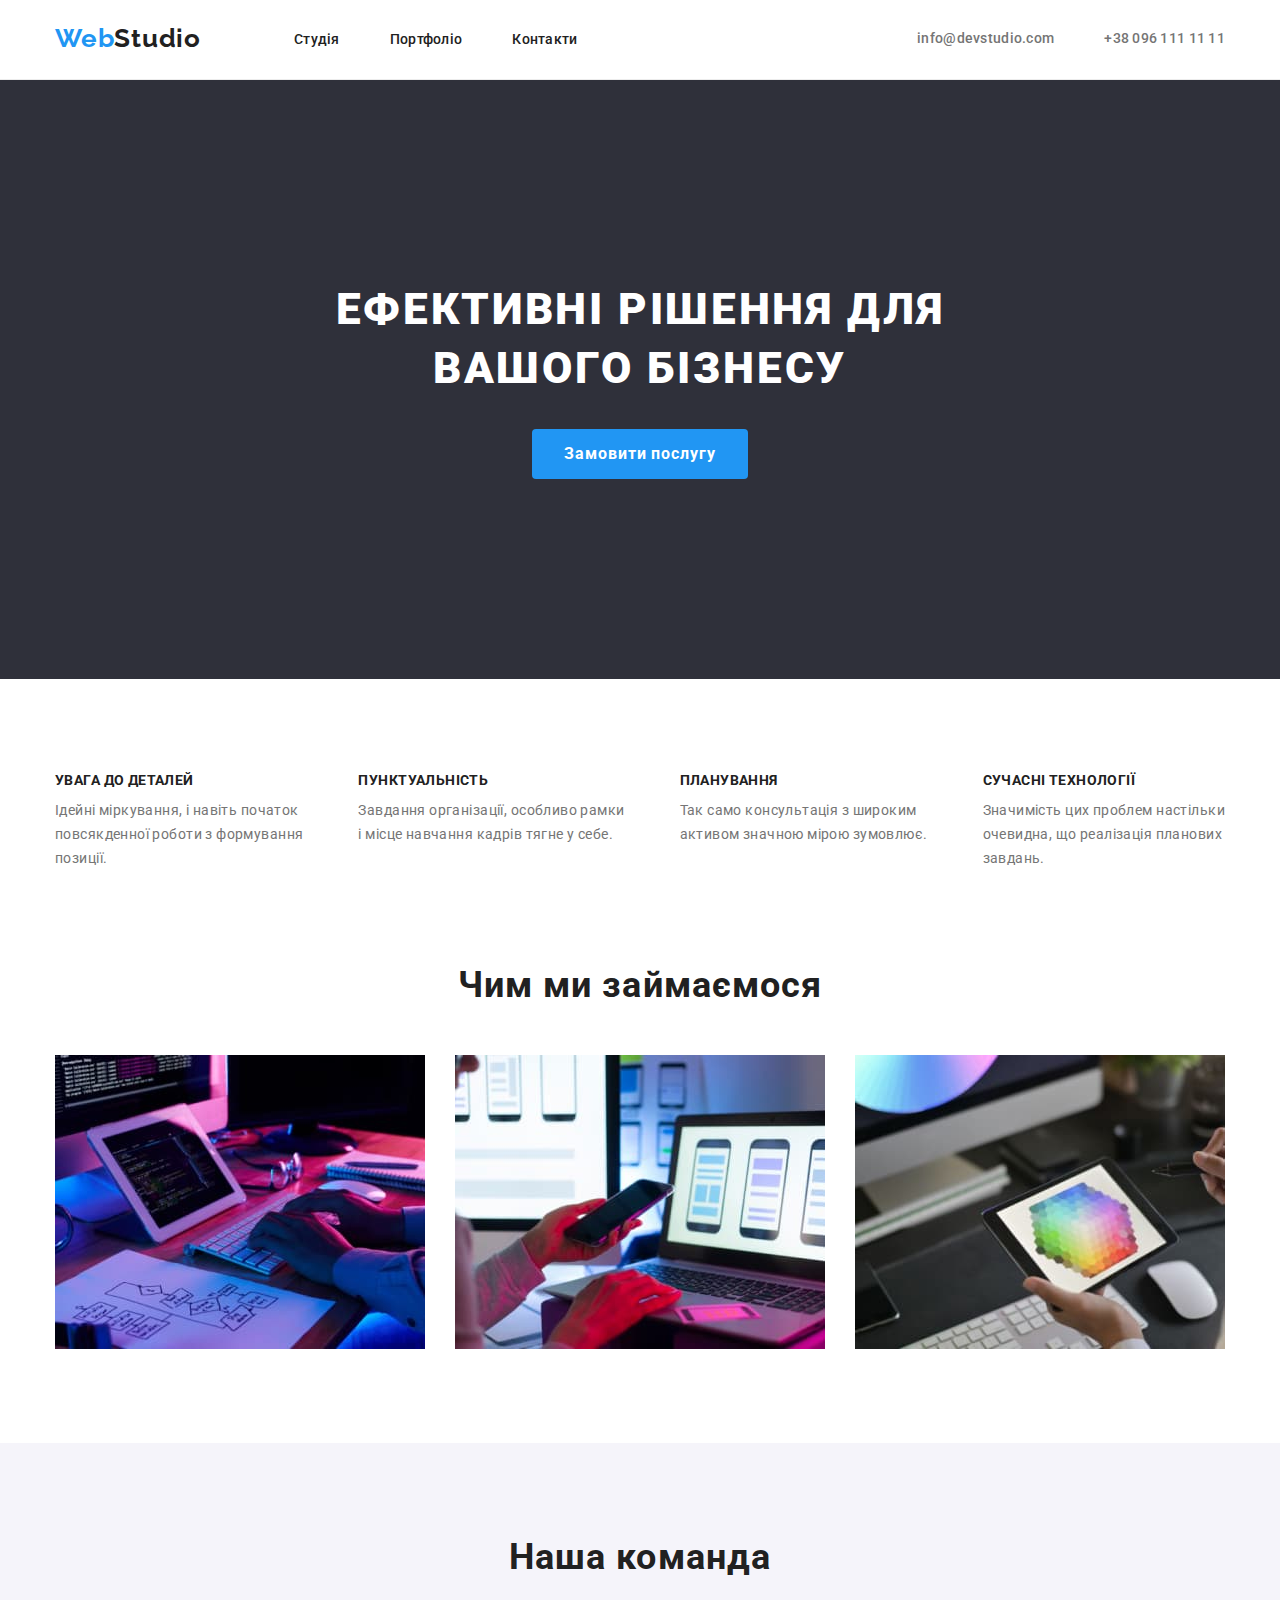
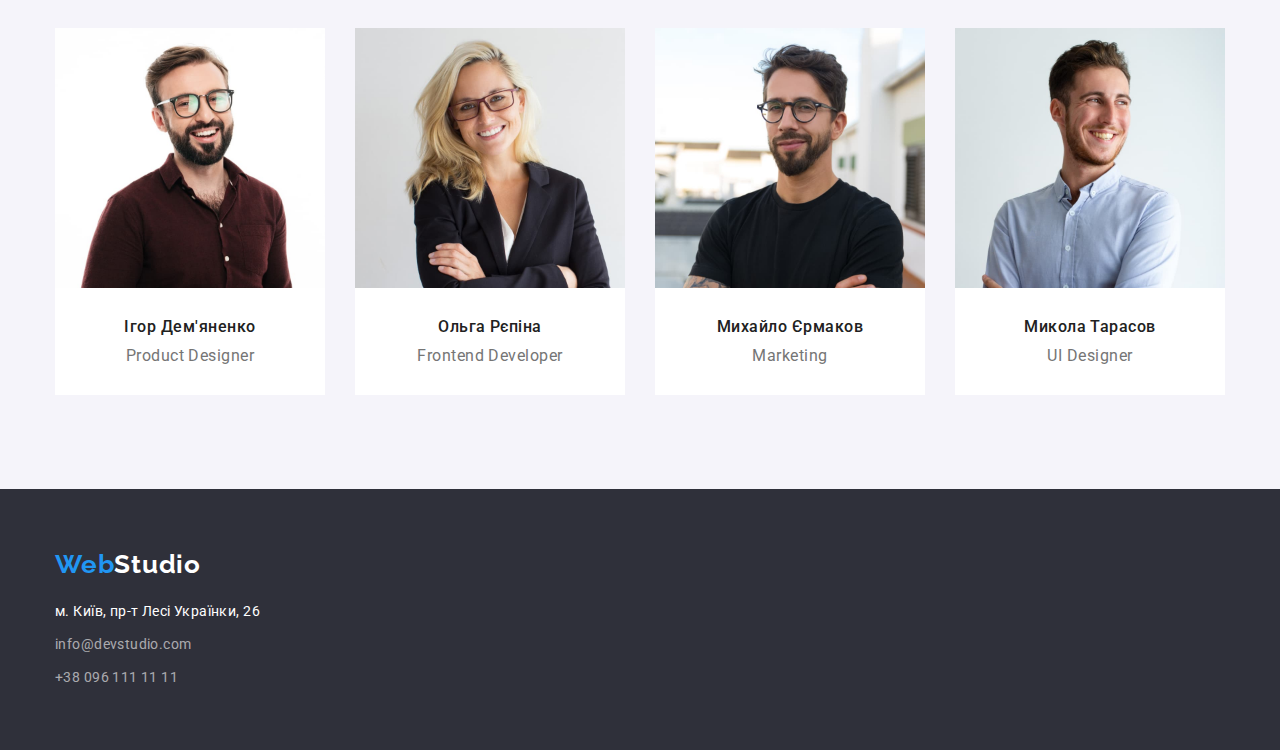
<file: index.html>
<!DOCTYPE html>
<html lang="uk">
<head>
    <meta charset="UTF-8">
    <meta http-equiv="X-UA-Compatible" content="IE=edge">
    <meta name="viewport" content="width=device-width, initial-scale=1.0">
    <link rel="preconnect" href="https://fonts.googleapis.com">
    <link rel="preconnect" href="https://fonts.gstatic.com" crossorigin>
    <link href="https://fonts.googleapis.com/css2?family=Montserrat:wght@400;700&family=Raleway:wght@700&family=Roboto:wght@400;500;700;900&display=swap" rel="stylesheet">
    <link rel="stylesheet" href="https://cdnjs.cloudflare.com/ajax/libs/modern-normalize/1.1.0/modern-normalize.min.css" integrity="sha512-wpPYUAdjBVSE4KJnH1VR1HeZfpl1ub8YT/NKx4PuQ5NmX2tKuGu6U/JRp5y+Y8XG2tV+wKQpNHVUX03MfMFn9Q==" crossorigin="anonymous" referrerpolicy="no-referrer" /><link rel="stylesheet" href="./css/styles.css">
   
    <title>Main</title>
</head>
<body>
    <header class="header">
        
        <div class="container header-container">
    
          <a class="logo" href="./index.html"> <span class="web"> Web</span>Studio </a>
          <nav class="navigation">
              <ul class="header-nav">
                  <li><a class="header-nav-link" href="./index.html">Студія</a></li>
                  <li><a class="header-nav-link" href="./portfolio.html">Портфоліо</a></li>
                  <li"><a class="header-nav-link"href="#">Контакти</a></li>
              </ul>
          </nav>
          <a class="contact" href="info@devstudio.com">info@devstudio.com</a>
          <a class="contact left-contact" href="tel:+380961111111"> +38 096 111 11 11</a>
          </div>
      </header>

    <main>
            
            <section class="hero">
                <div class="container hero-container ">
                
                <h1 class="main-title">Ефективні рішення для <br/> вашого бізнесу</h1>
                <button class="button" type="button">Замовити послугу</button>
                     
                </div>
            </section>
       

    
        <section class="description-container">

            <div class="container ">

            <h2 class="hide">Description</h2>
            <ul class="description" >
                <li >
                    <h3 class="third-header">УВАГА ДО ДЕТАЛЕЙ</h3>
                    <p class="description-paragraph">Ідейні міркування, і навіть початок <br/> повсякденної роботи з формування<br/>  позиції.</p>
                </li>
                <li >
                    <h3 class="third-header">ПУНКТУАЛЬНІСТЬ</h3>
                    <p class="description-paragraph">Завдання організації, особливо рамки <br/> і місце навчання кадрів тягне у себе.</p>
                </li>
                <li >
                    <h3 class="third-header">ПЛАНУВАННЯ</h3>
                    <p class="description-paragraph">Так само консультація з широким <br/> активом значною мірою зумовлює.</p>
                </li>
                <li >
                    <h3 class="third-header">СУЧАСНІ ТЕХНОЛОГІЇ</h3>
                    <p class="description-paragraph">Значимість цих проблем настільки <br/> очевидна, що реалізація планових<br/>  завдань.</p>
                </li>
            </ul>
            </div>
        </section>

        <section class="image-container">
            <div class="container ">
            <h2 class="title-h">Чим ми займаємося</h2>
           
            <ul class="images">
                <li>
                    <img src="./images/box1.jpg" width="370" height="294" alt="Зображення 1 ">
                </li>
               <li>
                    <img src="./images/box2.jpg" width="370" height="294" alt="Зображення 2">
                </li>
                <li aria-colspan="images-item">
                    <img src="./images/box3.jpg" width="370" height="294" alt="Зображення 3">
                </li>
            </ul>
             </div>
        </section>

        <section class="workers-list-common">
               <div class="container ">
                <h2 class="title-section">Наша команда</h2>
                
                <ul class="workers-list">
                    <li  class="section-title-item">
                        <img src="./images/ІгорДем'яненко.jpg" width="270" height="260"  alt="Ігор Дем'яненко"> 
                        <div class="workers-div">
                            <h3 class="third-headerworkers" >Ігор Дем'яненко</h3> 
                            <p  class="job-title">Product Designer</p>
                        </div>
                    </li>
                    <li class="section-title-item">
                        <img src="./images/ОльгаРєпіна.jpg" width="270" height="260" alt="Ольга Рєпіна"> 
                        <div class="workers-div">
                            <h3 class="third-headerworkers"> Ольга Рєпіна </h3> 
                            <p class="job-title">Frontend Developer</p>
                        </div>
                    </li>
                    <li class="section-title-item">
                        <img src="./images/МихайлоЄрмаков.jpg" width="270" height="260" alt="Михайло Єрмаков"> 
                        <div class="workers-div">
                            <h3 class="third-headerworkers">Михайло Єрмаков</h3> 
                            <p class="job-title">Marketing</p>
                        </div>
                    </li>
                    <li class="section-title-item">
                        <img src="./images/МиколаТарасов.jpg" width="270" height="260" alt="Микола Тарасов"> 
                        <div class="workers-div">
                            <h3 class="third-headerworkers">Микола Тарасов</h3> 
                            <p class="job-title">UI Designer</p>
                        </div>
                    </li>
                </ul>
            </div>
        </section>

    </main>


    <footer class="footer">
        <div class="container footer-container">

            <div class="footer-mainel">
        <a class="logo-footer" href="./index.html"> <span class="web"> Web</span>Studio </a>
        </a>
        <address>
            <ul class="list-footer">
                <li class="li-footer"><a class="footer-link" href="https://goo.gl/maps/dULKnx9jMumqCidh6" target="_blank" rel="noopener noreferrer" class="white">м. Київ, пр-т Лесі Українки, 26</a>
                </li>
                <li class="li-footer"><a class="footer-contact" href="info@devstudio.com">info@devstudio.com</a>
                </li>
                <li class="li-footer"><a class="footer-contact" href="tel:+380961111111"> +38 096 111 11 11</a>
                </li>
            </ul>
        </address>
       </div>

         </div> 
    </footer>
    
</body>
</html>
</file>
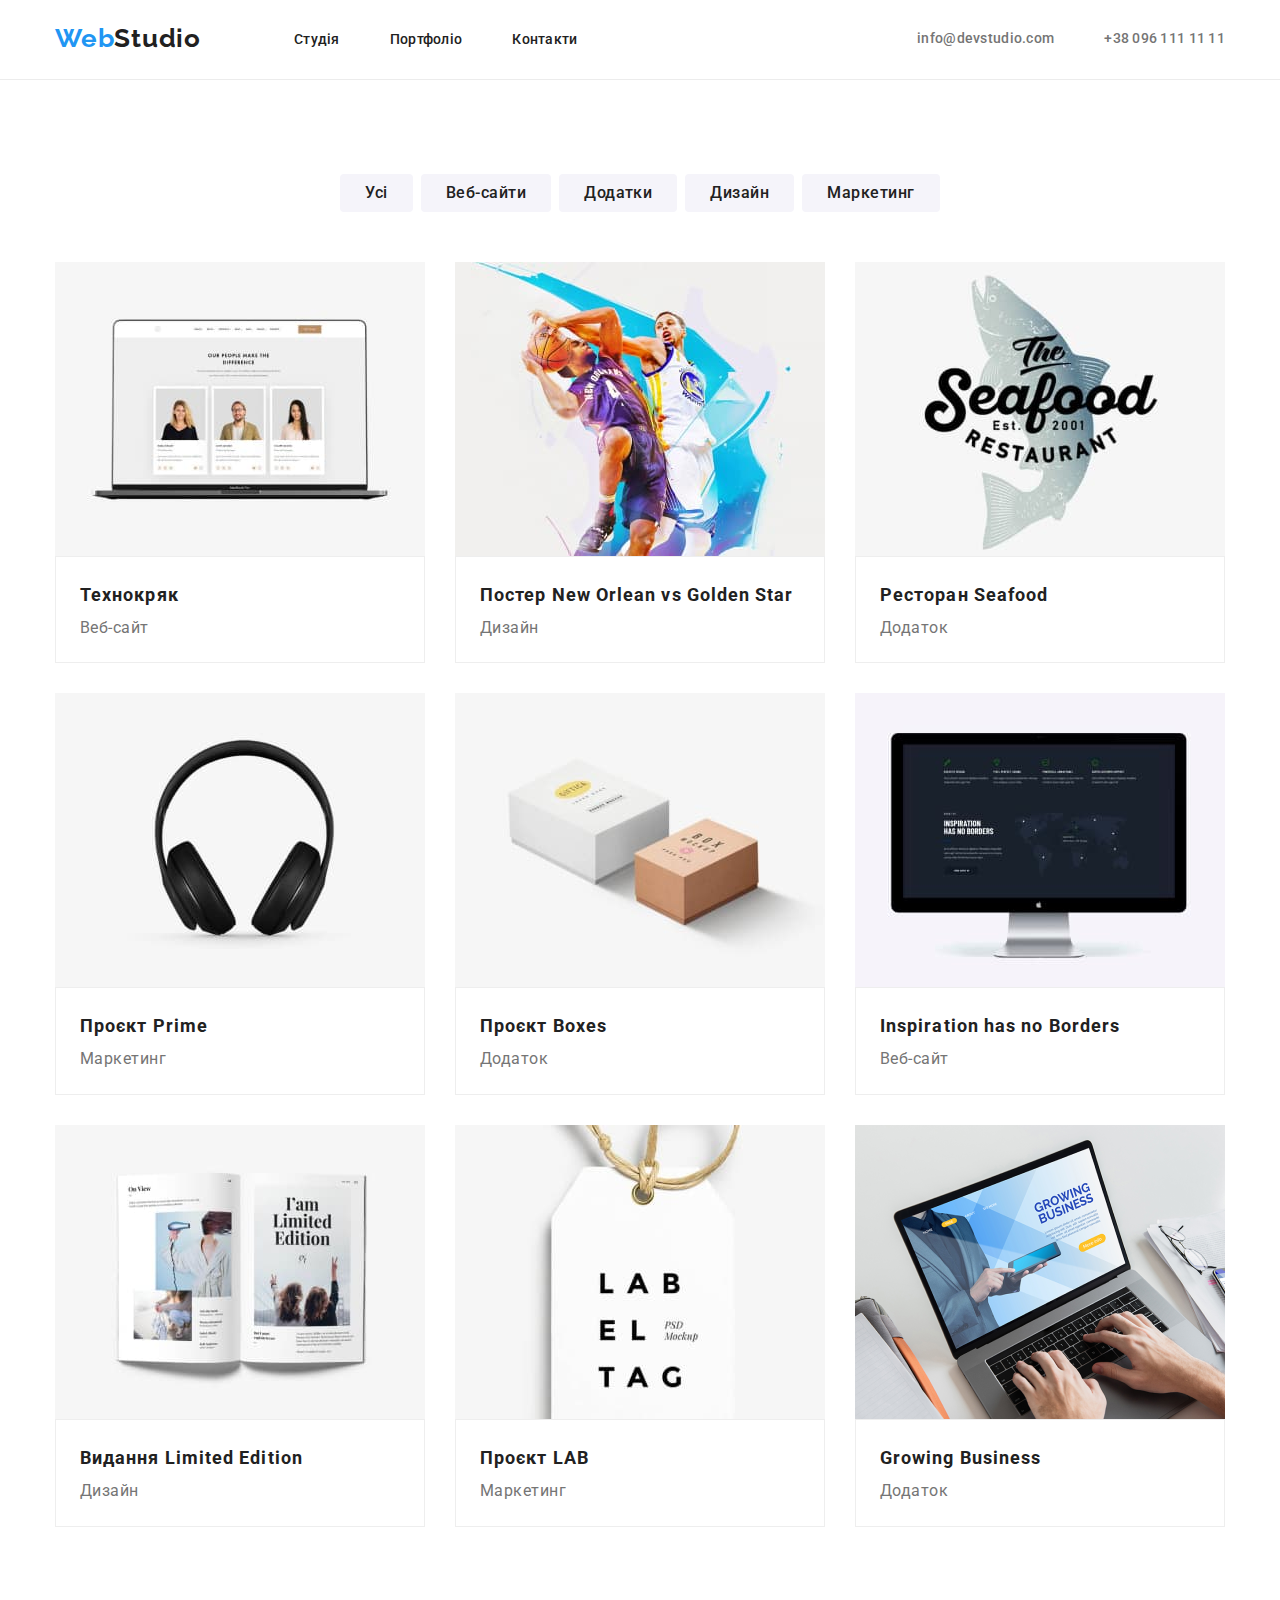
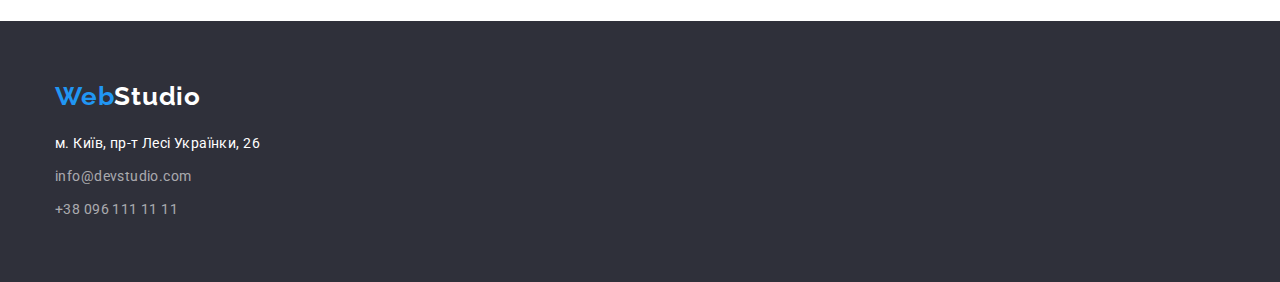
<file: portfolio.html>
<!DOCTYPE html>
<html lang="uk">
<head>
    <meta charset="UTF-8">
    <meta http-equiv="X-UA-Compatible" content="IE=edge">
    <meta name="viewport" content="width=device-width, initial-scale=1.0">
    <link rel="preconnect" href="https://fonts.googleapis.com">
    <link rel="preconnect" href="https://fonts.gstatic.com" crossorigin>
    <link href="https://fonts.googleapis.com/css2?family=Montserrat:wght@400;700&family=Raleway:wght@700&family=Roboto:wght@400;500;700;900&display=swap" rel="stylesheet">
    <link rel="stylesheet" href="https://cdnjs.cloudflare.com/ajax/libs/modern-normalize/1.1.0/modern-normalize.min.css" integrity="sha512-wpPYUAdjBVSE4KJnH1VR1HeZfpl1ub8YT/NKx4PuQ5NmX2tKuGu6U/JRp5y+Y8XG2tV+wKQpNHVUX03MfMFn9Q==" crossorigin="anonymous" referrerpolicy="no-referrer" /><link rel="stylesheet" href="./css/styles.css">
  
    <title>Portfolio</title>
</head>
<body>
  <header class="header">
        
    <div class="container header-container">

      <a class="logo" href="./index.html"> <span class="web"> Web</span>Studio </a>
      <nav class="navigation">
          <ul class="header-nav">
              <li><a class="header-nav-link" href="./index.html">Студія</a></li>
              <li><a class="header-nav-link" href="./portfolio.html">Портфоліо</a></li>
              <li"><a class="header-nav-link"href="#">Контакти</a></li>
          </ul>
      </nav>
      <a class="contact" href="info@devstudio.com">info@devstudio.com</a>
      <a class="contact left-contact" href="tel:+380961111111"> +38 096 111 11 11</a>
      </div>
  </header>
 

    <main>
        <section class="portfolio-container container-style">
          <div class="container ">
           <ul class="button-portfolio-list">
            <li><button class="button-portfolio" type="button">Усі</button></li>
            <li><button class="button-portfolio" type="button">Веб-сайти</button></li>
            <li><button class="button-portfolio" type="button">Додатки</button></li>
            <li><button class="button-portfolio" type="button">Дизайн</button></li>
            <li><button class="button-portfolio" type="button">Маркетинг</button></li>
           </ul>
       
          
            <h1 class="hide-gallery">Gallery</h1>
            
               <ul class="gallery-list" >
                  <li  class="list-item"> <a href="#">
                    <img src="./images/img1.jpg" width ="370" height="294" alt="Зображення1">
                  <div class="image-capture">
                      <h2 class="gallery-header">Технокряк</h2>
                    <p class="gallery-paragraph">Веб-сайт</p>
                  </div>
                  </a>
                  </li>
                  
                  <li class="list-item">  <a href="#">
                    <img src="./images/img2.jpg" width="370" height="294" alt="Зображення2">
                    <div class="image-capture">
                    <h2 class="gallery-header">Постер New Orlean vs Golden Star</h2>
                    <p class="gallery-paragraph">Дизайн</p>
                  </div>
                  </a>   
                  </li>

                  <li class="list-item" > <a href="#">
                    <img src="./images/img3.jpg" width="370" height="294" alt="Зображення3">
                    <div class="image-capture">
                    <h2 class="gallery-header">Ресторан Seafood</h2>
                    <p class="gallery-paragraph">Додаток</p>
                  </div>
                  </a>
                  </li>

                  <li class="list-item" > <a href="#">
                    <img src="./images/img4.jpg"  width="370" height="294" alt="Зображення4">
                    <div class="image-capture">
                    <h2 class="gallery-header" >Проєкт Prime</h2>
                    <p class="gallery-paragraph">Маркетинг</p>
                  </div>
                  </a>
                  </li>

                  <li class="list-item" ><a href="#">
                    <img src="./images/img5.jpg" width="370" height="294" alt="Зображення5">
                    <div class="image-capture">
                    <h2 class="gallery-header">Проєкт Boxes</h2>
                    <p class="gallery-paragraph">Додаток</p>
                  </div>
                  </a>
                  </li>

                  <li  class="list-item"> <a href="#">
                    <img src="./images/img6.jpg" width="370" height="294" alt="Зображення6">
                    <div class="image-capture">
                    <h2 class="gallery-header">Inspiration has no Borders</h2>
                    <p class="gallery-paragraph">Веб-сайт</p>
                  </div>
                  </a>
                  </li>

                  <li class="list-item"> <a href="#">
                    <img src="./images/img7.jpg" width="370" height="294" alt="Зображення7">
                    <div class="image-capture">
                    <h2 class="gallery-header">Видання Limited Edition</h2>
                    <p class="gallery-paragraph">Дизайн</p>
                  </div>
                  </a>
                  </li>

                  <li class="list-item"> <a href="#">
                    <img src="./images/img8.jpg" width="370" height="294" alt="Зображення8">
                    <div class="image-capture">
                      <h2 class="gallery-header">Проєкт LAB</h2>
                    <p class="gallery-paragraph">Маркетинг</p>
                  </div>
                  </a>
                  </li>

                  <li class="list-item"> <a href="#">
                    <img src="./images/img9.jpg" width="370" height="294" alt="Зображення9">
                    <div class="image-capture">
                    <h2 class="gallery-header">Growing Business</h2>
                    <p class="gallery-paragraph">Додаток</p>
                  </div>
                  </a>
                    
                  </li>
               </ul>
              </div>
        </section>
    </main>


    <footer class="footer">
      <div class="container footer-container">

          <div class="footer-mainel">
      <a class="logo-footer" href="./index.html"> <span class="web"> Web</span>Studio </a>
      </a>
      <address>
          <ul class="list-footer">
              <li class="li-footer"><a class="footer-link" href="https://goo.gl/maps/dULKnx9jMumqCidh6" target="_blank" rel="noopener noreferrer" class="white">м. Київ, пр-т Лесі Українки, 26</a>
              </li>
              <li class="li-footer"><a class="footer-contact" href="info@devstudio.com">info@devstudio.com</a>
              </li>
              <li class="li-footer"><a class="footer-contact" href="tel:+380961111111"> +38 096 111 11 11</a>
              </li>
          </ul>
      </address>
     </div>

       </div> 
  </footer>

</body>
</html>
</file>
<file: css/styles.css>
:root{
    --primary-font:'Roboto';
    --additional-font:'Raleway';
    --primary-text-color:#757575;
    --title-text-color:#212121;
    --title-text-color2:#FFFFFF;
    --accent-color:#2196F3;

}


*{
    margin: 0;
    padding: 0;
    list-style: none;
    box-sizing: border-box;
}

h1,
h2,
h3,
h4,
p {
    margin: 0;
}


body{
    font-family: 'Roboto', sans-serif;
    color: var(--title-text-color);

}

.link{
    list-style: none;
}

a{
    text-decoration: none;
    font-style: normal;
   }

img{
    display: block;
}


/*---------------------HEADER------------------------*/


.container{
    width: 1200px;
    padding-left: 15px;
    padding-right: 15px;
    margin-left: auto;
    margin-right: auto;
    
}

.header-container{
    display: flex;
    align-items: center;
    margin: 0 auto;
}

.header{
    padding-top: 24px;
    padding-bottom: 25px;
    background-color: var(--title-text-color2);
    border-bottom: 1px solid #ECECEC;
}

.logo{
    color:var(--title-text-color);
    font-family: var(--additional-font);
    font-weight: 700;
    font-size: 26px; 
    line-height: 1.14;
    letter-spacing: 0.03em;
    margin-right: 93px;
    
}

.web{
    color: var(--accent-color);
}

.header-nav{
    display: flex;
    gap:50px;
}

.navigation{
    margin-right: auto;
}

.left-contact{
    margin-left: 50px;
}

.header-nav-link{
    text-decoration: none;
    font-family: var(--primary-font);
    font-weight: 500;
    font-size: 14px;
    line-height: 1.14;
    letter-spacing: 0.02em;
    color: var(--title-text-color);
}
    
.header-nav-link:hover,
.header-nav-link:focus{
        color:var(--accent-color);
}
    
.contact{
    color: var(--primary-text-color);
    font-weight: 500;
    font-size: 14px;
    line-height: 1.14;
    letter-spacing: 0.02em;
    }
    
.contact:hover,
.contact:focus{
        color:var(--accent-color);
        }



/*---------------------MAIN------------------------*/


.hero{
    background-color: #2F303A;
    padding-top: 200px;
    padding-bottom: 200px;
}

.hero-container{
    text-align: center;
    
}

.hide{
    border: 0;
    clip: rect(1px,1px,1px,1px);
    -webkit-clip-path:inset(50%);
    clip-path:inset(50%);
    height:1px;
    margin: -1px;
    overflow: hidden;
    padding: 0;
    position: absolute;
    width:1px ;
}

.main-title{
font-family: var(--primary-font);
font-weight: 900;
font-size: 44px;
line-height: 1.36;
text-align: center;
letter-spacing: 0.06em;
text-transform: uppercase;
color: var(--title-text-color2);

}

.button{
min-width:160px;;
font-family: inherit;
font-weight: 700;
font-size: 16px;
line-height: 1.87;
letter-spacing: 0.06em;
text-align: center;

background: var(--accent-color);
border-radius: 4px;
border: none;
cursor:pointer;

color:var(--title-text-color2);
width: 216px;
height: 50px;
left: 692px;
top: 430px;

display: inline-block;

margin-top: 30px;
margin-left: auto;
margin-right: auto;
}


.button:hover,
.button:focus{
   color:var(--title-text-color2);
   }




          /*-------Description section-------*/

.description-container{
padding-top: 94px;

}

.description {
    display: flex;
    justify-content: space-between;
        }

.third-header{
            font-weight: 700;
            font-size: 14px;
            line-height: 1.14;
            letter-spacing: 0.03em;
            text-transform: uppercase;
            font-family: var(--title-text-color);

    }

.description-paragraph{
        font-family:var(--primary-font);
        font-size: 14px;
        line-height: 1.71;
        letter-spacing: 0.03em;
        color: var(--primary-text-color);
        margin-top: 10px;
    }


         /*------------Images-------------*/

.image-container{
   padding-top: 94px;
   padding-bottom: 94px;
}

.title-h{
    font-size: 36px;
    line-height: 1.12;
    letter-spacing: 0.03em;
    text-align: center;
    margin-bottom: 50px; 
}

.images{
    display: flex;
    gap: 30px;     
        }

        
 .images-item{
    width: (calc(100%-60)/3); 
    margin: 0; 
        }
            


       /*------------Workers-------------*/
.workers-list-common{
        background-color: #F5F4FA;
        padding-top: 94px;
        padding-bottom: 94px;
    }
.title-section{
        font-size: 36px;
        line-height: 1.12;
        letter-spacing: 0.03em;  
        text-align: center;
        padding-bottom: 50px;
    }
    
 .workers-list{
        display: flex;
        width: (calc(100%-90)/4);
        margin: 0;
        gap: 30px;
        margin: 0;    
     
     }
    
.section-title-item{
        width: var(calc(100%-90)/4);
        background-color: var(--title-text-color2);
        width: 270px;
        gap: 30px;  
    }

.workers-div{
    padding-top:30px ;
    padding-bottom: 30px;
}

.third-headerworkers{
    font-weight: 500;
    font-size: 16px;
    line-height: 1.18;
    text-align: center;
    letter-spacing: 0.03em;
    font-family: var(--title-text-color);
    padding-bottom: 10px;
   
}

.job-title{
    font-size: 16px;
    line-height: 1.18;
    letter-spacing: 0.03em;
    color: var(--primary-text-color);
    text-align: center;
   
}


/*--------------------- PORTFOLIO------------------------*/

/*---------------------BUTTON BAR-----------------------*/
.main{
padding-top: 94px;
padding-bottom: 94px;
}


.button-portfolio{
    font-family: var(--primary-font);
    font-weight: 500;
    font-size: 16px;
    line-height: 1.62;
    padding-top: 6px;
    padding-right: 25px;
    padding-bottom: 6px;
    padding-left: 25px;
    
    text-align: center;
    letter-spacing: 0.03em;
    color: var(--title-text-color);

    background: #F5F4FA;
    border: none;
    border-radius: 4px;
    cursor:pointer;
    display: inline-block;
   
}
   
   .button-portfolio:hover
{
    background-color: var(--accent-color);
    color:var(--title-text-color2); 
   }

   .button-portfolio-list{
    display: flex;
    margin-right: 0;
    margin-bottom: 34px;
    justify-content: center;
    gap: 8px;
    margin-bottom: 50px;
   }

   .hide-gallery{
    border: 0;
    clip: rect(1px,1px,1px,1px);
    -webkit-clip-path:inset(50%);
    clip-path:inset(50%);
    height:1px;
    margin: -1px;
    overflow: hidden;
    padding: 0;
    position: absolute;
    width:1px ;
   }


/*--------------GALLERY-------------*/
.portfolio-container{
    padding-top: 94px;
    padding-bottom: 94px;
    
}
.gallery-header{
    color: var(--title-text-color);
    font-weight: 700;
    font-size: 18px;
    line-height: 2;
    letter-spacing: 0.06em;
}

.image-capture{
    padding-top:20px ;
    padding-right: 24px;
    padding-bottom: 20px;
    padding-left: 24px;
    border: 1px solid #EEEEEE;

}

.gallery-list{
    display: flex;
    flex-wrap: wrap;
    max-width: auto 0;
    margin-bottom: -30px;
  
}

.gallery-paragraph{
    font-size: 16px;
    line-height: 1.87;
    letter-spacing: 0.03em;
    color: var(--primary-text-color);
    
}

.list-item{
    width: 370px;
    margin-right: 30px;
    margin-bottom: 30px;
}

.list-item:nth-child(3n){
    margin-right: 0;
}


/*--------------------FOOTER-----------------*/

.footer{
    background-color:  #2F303A;
    padding: 60px 0;
    margin: 0 auto;
}

.footer-container{
    display: flex;
    align-items: baseline;
}

.logo-footer{
    color:var(--title-text-color2);
    font-family: var(--additional-font);
    font-weight: 700;
    font-size: 26px; 
    line-height: 1.19;
    letter-spacing: 0.03em;  
}

.list-footer{
    margin-top: 20px;
}

.footer-link {
    color: var(--title-text-color2); 
    text-decoration: none;
    font-family: var(--primary-font);
   
}

.footer-contact{
    color: rgba(255, 255, 255, 0.6);
    text-decoration: none;
    font-family: var(--primary-font); 
}

.footer-link, 
.footer-contact {
    font-size: 14px;
    line-height: 1.71;
    letter-spacing: 0.03em;
   
}

.li-footer:not(:last-child) {
    margin-bottom: 9px;
    }
</file>
